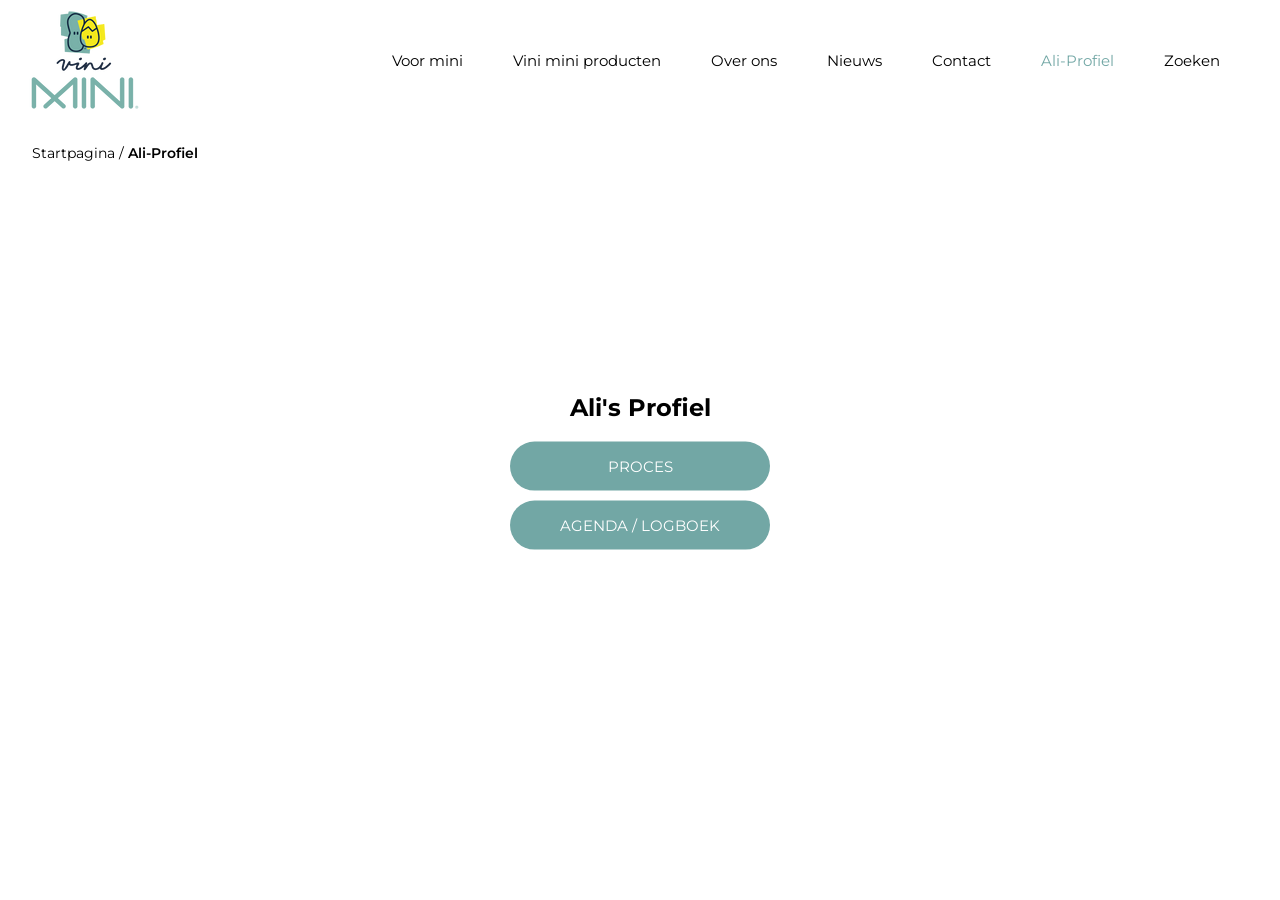
<file: index.html>
<!DOCTYPE html>
<html lang="en">
  <head>
    <meta charset="UTF-8" />
    <meta http-equiv="X-UA-Compatible" content="IE=edge" />
    <meta name="viewport" content="width=device-width, initial-scale=1.0" />
    <link rel="stylesheet" href="styles/styles.css" />
    <title>Dagboek</title>
  </head>
  <header>
    <img src="assets/LOGO-ORGINEEL-VINI-MINI-OKT-2021_142x100.png" alt="logo" />
    <nav>
      <ul style="list-style: none">
        <li>Voor mini</li>
        <li>Vini mini producten</li>
        <li>Over ons</li>
        <li>Nieuws</li>
        <li>Contact</li>
        <li class="Mini">Ali-Profiel</li>
        <li>Zoeken</li>
      </ul>
    </nav>
  </header>
  <body>
   
   <style>
      .image {
        z-index: -1;
        height: 300px;
      }
    </style>

    <div class="homepage">
      Startpagina / <a href="index.html" class="homepagina"> Ali-Profiel</a>
    </div>
    <section class="main-background">
      <div class="middle">
        <h1>Ali's Profiel</h1>
        <a href="process.html" class="btn btn1"> Proces </a>
        <a href="agenda.html" class="btn btn2"> Agenda / Logboek </a>
      </div>
    </section>
  </body>
</html>
</file>
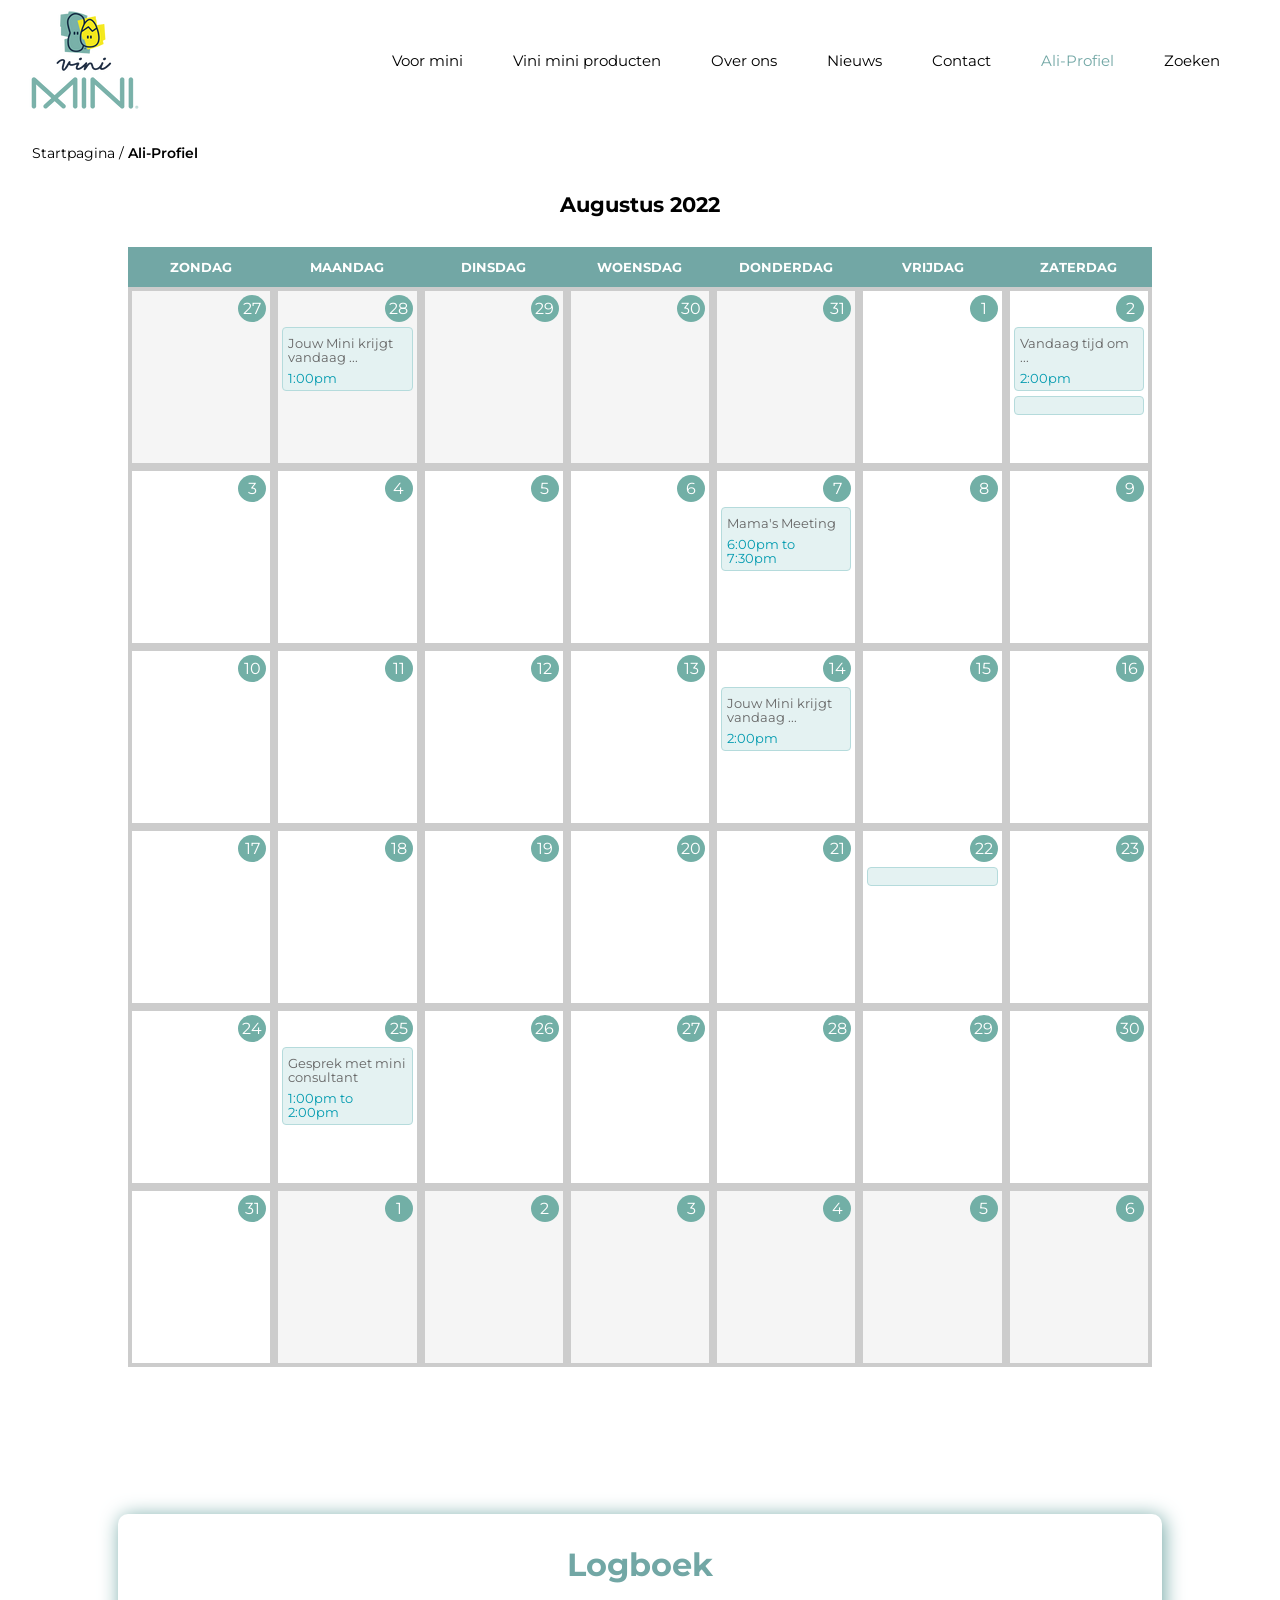
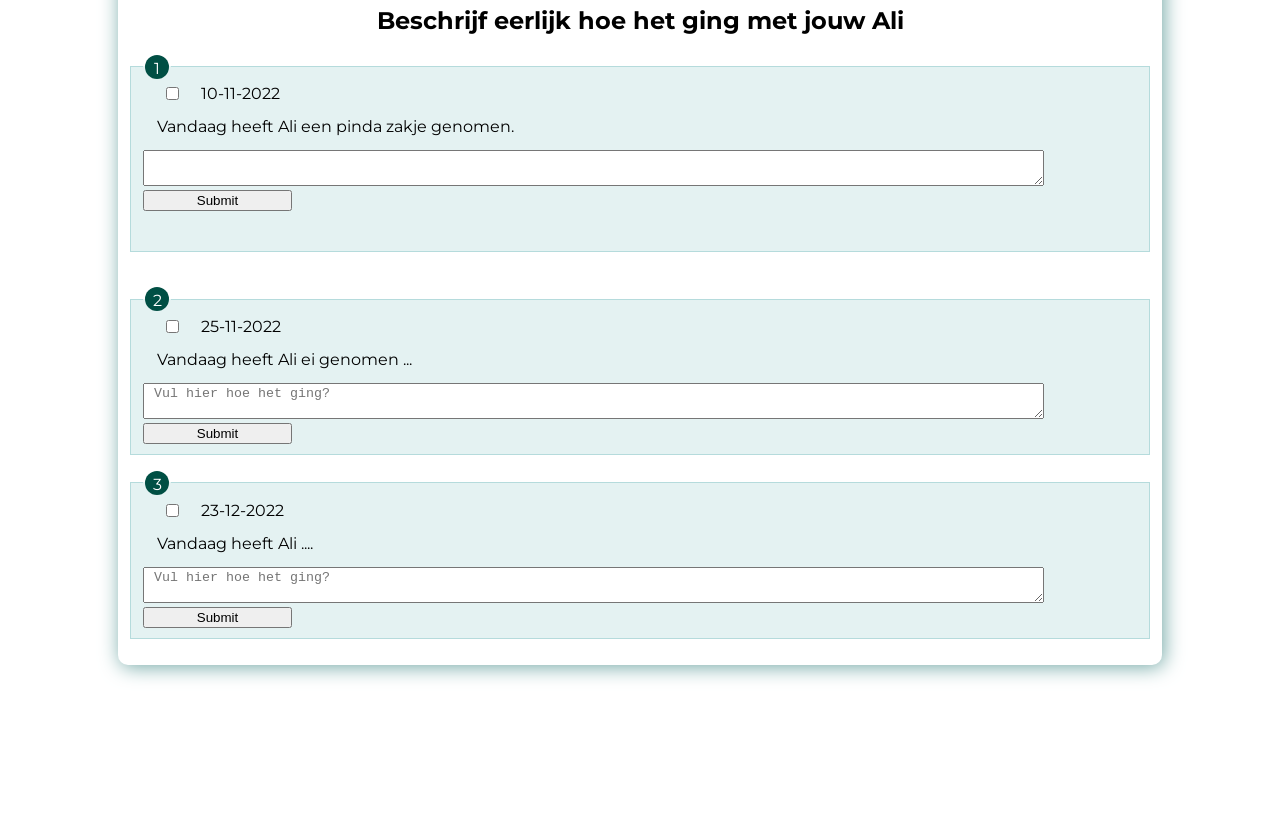
<file: agenda.html>
<!DOCTYPE html>
<html lang="en">
  <head>
    <meta charset="UTF-8" />
    <meta http-equiv="X-UA-Compatible" content="IE=edge" />
    <meta name="viewport" content="width=device-width, initial-scale=1.0" />
    <link rel="stylesheet" href="./styles/styles.css" />
    <title>Agenda&Logboek</title>

  </head>

  <header>
    <nav>
      <img
        src="./assets/LOGO-ORGINEEL-VINI-MINI-OKT-2021_142x100.png"
        alt="logo"
      />
      <ul>
        <li>Voor mini</li>
        <li>Vini mini producten</li>
        <li>Over ons</li>
        <li>Nieuws</li>
        <li>Contact</li>
        <li class="Mini">Ali-Profiel</li>
        <li>Zoeken</li>
      </ul>
    </nav>
  </header>

  <body>
    <div class="homepage2">
      Startpagina / <a href="index.html" class="homepagina2"> Ali-Profiel</a>
    </div>
    <table id="calendar">
      <caption>
        Augustus 2022
      </caption>
      <tr class="weekdays">
        <th scope="col">Zondag</th>
        <th scope="col">Maandag</th>
        <th scope="col">Dinsdag</th>
        <th scope="col">Woensdag</th>
        <th scope="col">Donderdag</th>
        <th scope="col">Vrijdag</th>
        <th scope="col">Zaterdag</th>
      </tr>

      <tr class="days">
        <td class="day other-month">
          <div class="date">27</div>
        </td>
        <td class="day other-month">
          <div class="date">28</div>
          <div class="event">
            <div class="event-desc">Jouw Mini krijgt vandaag ...</div>
            <div class="event-time">1:00pm</div>
          </div>
        </td>
        <td class="day other-month">
          <div class="date">29</div>
        </td>
        <td class="day other-month">
          <div class="date">30</div>
        </td>
        <td class="day other-month">
          <div class="date">31</div>
        </td>

        <td class="day">
          <div class="date">1</div>
        </td>
        <td class="day">
          <div class="date">2</div>
          <div class="event">
            <div class="event-desc">Vandaag tijd om ...</div>

            <div class="event-time">2:00pm</div>
          </div>
          <div class="event">
            <div class="event-desc"></div>

            <div class="event-time"></div>
          </div>
        </td>
      </tr>
      <tr>
        <td class="day">
          <div class="date">3</div>
        </td>
        <td class="day">
          <div class="date">4</div>
        </td>
        <td class="day">
          <div class="date">5</div>
        </td>
        <td class="day">
          <div class="date">6</div>
        </td>
        <td class="day">
          <div class="date">7</div>
          <div class="event">
            <div class="event-desc">Mama's Meeting</div>
            <div class="event-time">6:00pm to 7:30pm</div>
          </div>
        </td>
        <td class="day">
          <div class="date">8</div>
        </td>
        <td class="day">
          <div class="date">9</div>
        </td>
      </tr>
      <tr>
        <td class="day">
          <div class="date">10</div>
        </td>
        <td class="day">
          <div class="date">11</div>
        </td>
        <td class="day">
          <div class="date">12</div>
        </td>
        <td class="day">
          <div class="date">13</div>
        </td>
        <td class="day">
          <div class="date">14</div>
          <div class="event">
            <div class="event-desc">Jouw Mini krijgt vandaag ...</div>
            <div class="event-time">2:00pm</div>
          </div>
        </td>
        <td class="day">
          <div class="date">15</div>
        </td>
        <td class="day">
          <div class="date">16</div>
        </td>
      </tr>
      <tr>
        <td class="day">
          <div class="date">17</div>
        </td>
        <td class="day">
          <div class="date">18</div>
        </td>
        <td class="day">
          <div class="date">19</div>
        </td>
        <td class="day">
          <div class="date">20</div>
        </td>
        <td class="day">
          <div class="date">21</div>
        </td>
        <td class="day">
          <div class="date">22</div>
          <div class="event">
            <div class="event-desc"></div>
            <div class="event-time"></div>
          </div>
        </td>
        <td class="day">
          <div class="date">23</div>
        </td>
      </tr>
      <tr>
        <td class="day">
          <div class="date">24</div>
        </td>
        <td class="day">
          <div class="date">25</div>
          <div class="event">
            <div class="event-desc">Gesprek met mini consultant</div>
            <div class="event-time">1:00pm to 2:00pm</div>
          </div>
        </td>
        <td class="day">
          <div class="date">26</div>
        </td>
        <td class="day">
          <div class="date">27</div>
        </td>
        <td class="day">
          <div class="date">28</div>
        </td>
        <td class="day">
          <div class="date">29</div>
        </td>
        <td class="day">
          <div class="date">30</div>
        </td>
      </tr>
      <tr>
        <td class="day">
          <div class="date">31</div>
        </td>
        <td class="day other-month">
          <div class="date">1</div>
          <!-- Next Month -->
        </td>
        <td class="day other-month">
          <div class="date">2</div>
        </td>
        <td class="day other-month">
          <div class="date">3</div>
        </td>
        <td class="day other-month">
          <div class="date">4</div>
        </td>
        <td class="day other-month">
          <div class="date">5</div>
        </td>
        <td class="day other-month">
          <div class="date">6</div>
        </td>
      </tr>
    </table>
    <br />
    <div class="logboek">
      <h1>Logboek</h1>
      <h2>Beschrijf eerlijk hoe het ging met jouw Ali</h2>

      <style>
        fieldset {
          background-color: rgba(0, 0, 0, 0.1);
          border: none;
          margin-bottom: 1em;
          background: #e4f2f2;
         border: 1px solid #b5dbdc;
        }
        legend,
        legend span {
          color: #000;
        }

        legend span {
          background-color: #004f44;
          border-radius: 50%;
          display: inline-block;
          padding: 0.25rem;
          font-size: 1em;
          width: 1em;
          height: 1em;
          text-align: center;
          color: white;
        }
          input{
            width: 15%;
            
          }
          textarea {
            width: 90%;
          }
        
      </style>

      <fieldset class="input1">
        <div class="inputForm">
          <input class="input" type="checkbox" />
          <label class="container">10-11-2022</label>
          <span class="checkmark"></span>
        </div>
        <p> Vandaag heeft Ali een pinda zakje genomen.</p>
        <legend><span>1</span></legend>
        <label for="question"></label>
        <textarea id="question" placeholder="Vul hier hoe het ging?">
        </textarea> 
        <input type="submit" value="Submit">
        <p class="test">Dit zie je nu!</p>
      </fieldset>
      <br/>
      
      <fieldset>
        <div class="inputForm">
          <input class="input" type="checkbox" />
          <label class="container">25-11-2022</label>
          <span class="checkmark"></span>
        </div>
        <p> Vandaag heeft Ali ei genomen ... </p>
        <legend><span>2</span></legend>
        <label for="question"></label>
       <textarea id="question" placeholder=" Vul hier hoe het ging?"></textarea>
       <input type="submit" value="Submit">
      </fieldset>

      <fieldset>
        <div class="inputForm">
          <input class="input" type="checkbox" />
          <label class="container">23-12-2022</label>
          <span class="checkmark"></span>
        </div>
        <p> Vandaag heeft Ali .... </p>
        <legend><span>3</span></legend>
        <label for="question"></label>
        <textarea id="question" placeholder=" Vul hier hoe het ging?"></textarea>
        <input type="submit" value="Submit">
      </fieldset>


  </body>
  <script src="./scripts/script.js"></script>
</html>
</file>
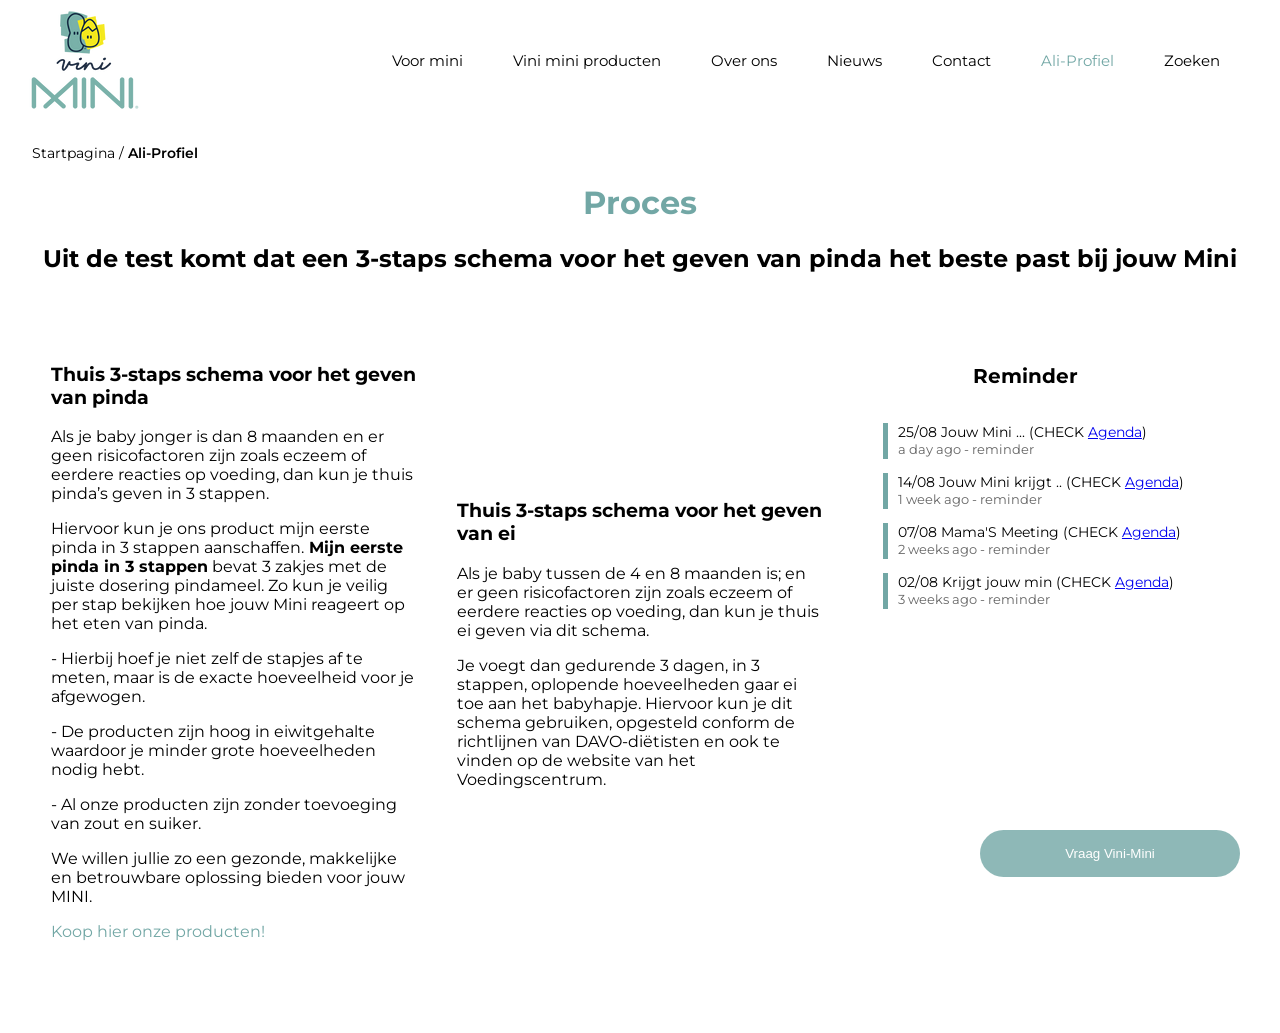
<file: process.html>
<!DOCTYPE html>
<html lang="en">
  <head>
    <meta charset="UTF-8" />
    <meta http-equiv="X-UA-Compatible" content="IE=edge" />
    <meta name="viewport" content="width=device-width, initial-scale=1.0" />
    <link rel="stylesheet" href="styles/styles.css" />
    <title>Process</title>
  </head>
  <header>
    <img src="assets/LOGO-ORGINEEL-VINI-MINI-OKT-2021_142x100.png" alt="logo" />
    <nav>
      <ul>
        <li>Voor mini</li>
        <li>Vini mini producten</li>
        <li>Over ons</li>
        <li>Nieuws</li>
        <li>Contact</li>
        <li class="Mini">Ali-Profiel</li>
        <li>Zoeken</li>
      </ul>
    </nav>
  </header>
  <body>
    <div class="homepage2">
      Startpagina / <a href="index.html" class="homepagina2"> Ali-Profiel</a>
    </div>
    <div class="h1h2">
      <h1>Proces</h1>
      <h2>
        Uit de test komt dat een 3-staps schema voor het geven van pinda het
        beste past bij jouw Mini
      </h2>
    </div>
    <div class="flex">
      <div class="box1">
        <h3>Thuis 3-staps schema voor het geven van pinda</h3>
        <p>
          Als je baby jonger is dan 8 maanden en er geen risicofactoren zijn
          zoals eczeem of eerdere reacties op voeding, dan kun je thuis pinda’s
          geven in 3 stappen.
        </p>
        <p>
          Hiervoor kun je ons product mijn eerste pinda in 3 stappen
          aanschaffen.<strong> Mijn eerste pinda in 3 stappen</strong> bevat 3
          zakjes met de juiste dosering pindameel. Zo kun je veilig per stap
          bekijken hoe jouw Mini reageert op het eten van pinda.
        </p>
        <p>
          - Hierbij hoef je niet zelf de stapjes af te meten, maar is de exacte
          hoeveelheid voor je afgewogen.
        </p>
        <p>
          - De producten zijn hoog in eiwitgehalte waardoor je minder grote
          hoeveelheden nodig hebt.
        </p>
        <p>- Al onze producten zijn zonder toevoeging van zout en suiker.</p>
        <p>
          We willen jullie zo een gezonde, makkelijke en betrouwbare oplossing
          bieden voor jouw MINI.
        </p>
        <div class="color">Koop hier onze producten!</div>
      </div>

      <div class="box2">
        <h3>Thuis 3-staps schema voor het geven van ei</h3>
        <p>
          Als je baby tussen de 4 en 8 maanden is; en er geen risicofactoren
          zijn zoals eczeem of eerdere reacties op voeding, dan kun je thuis ei
          geven via dit schema.
        </p>
        <p>
          Je voegt dan gedurende 3 dagen, in 3 stappen, oplopende hoeveelheden
          gaar ei toe aan het babyhapje. Hiervoor kun je dit schema gebruiken,
          opgesteld conform de richtlijnen van DAVO-diëtisten en ook te vinden
          op de website van het Voedingscentrum.
        </p>
      </div>
      <div class="box3">
        <div class="reminder">
          <h3>Reminder</h3>
          <ul class="ul">
            <li>
              25/08 Jouw Mini ... (CHECK <a href="agenda.html">Agenda</a>)
              <p>a day ago - reminder</p>
            </li>
            <li>
              14/08 Jouw Mini krijgt .. (CHECK <a href="agenda.html">Agenda</a>)
              <p>1 week ago - reminder</p>
            </li>
            <li>
              07/08 Mama'S Meeting (CHECK <a href="agenda.html">Agenda</a>)
              <p>2 weeks ago - reminder</p>
            </li>
            <li>
              02/08 Krijgt jouw min (CHECK <a href="agenda.html">Agenda</a>)
              <p>3 weeks ago - reminder</p>
            </li>
          </ul>
        </div>
      </div>
      <!---
        <div class="box4"> 
        <h3>Chat</h3>
        <div class="body">
          <p class="message">Hoi, ik wil jullie wat vragen!</p>
          <p class="message user_message">All day every day!</p>
        </div>
        <div class="footer">
          <form>
            <input type="text" name="text" />
            <button>Send</button>
          </form>
        </div>
      </div>
    -->

      <div class="box5"></div>
    </div>
    <button class="open-button" onclick="openForm()">Vraag Vini-Mini</button>
    <div class="chat-popup" id="myForm">
      <form action="/action_page.php" class="form-container">
        <h3>Chat</h3>
        <label for="msg"><b></b></label>
        <textarea placeholder="Type message.." name="msg" required></textarea>
        <button type="submit" class="btn">Send</button>
        <button type="button" class="btn cancel" onclick="closeForm()">
          Close
        </button>
      </form>
    </div>

    <script>
      function openForm() {
        document.getElementById("myForm").style.display = "block";
      }
      function closeForm() {
        document.getElementById("myForm").style.display = "none";
      }
    </script>
  </body>
</html>

<!---
      <footer class="social">
        <div class="column">
          <ul>
            <h4 class="social">SOCIAL</h4>
            <li>Facebook</li>
            <li>Instagram</li>
            <li>Youtube</li>
          </ul>
        </div>
        <div class="menu-footer">
          <ul>
            <h4 class="menu">MENU</h4>
            <li>Voor Mini</li>
            <li>Vini Mini producten</li>
            <li>Over Ons</li>
            <li>Nieuws</li>
            <li>Contact</li>
          </ul>
        </div>
        <div class="info-footer">
          <h4 class="info">INFO & HELP</h4>
          <p>Algemeen voorwaarden</p>
          <p>Privay voorwaarden</p>
          <p>Veelgestelde vragen</p>
        </div>
      </footer>
  
     -->
</file>
<file: styles/styles.css>
@import url('https://fonts.googleapis.com/css2?family=Montserrat:wght@200;300;400;600;700&display=swap');

:root {
--font: 'Montserrat';
--geel: #f4eb34;
--lightGroen: #72A7A5;
--white: white;
--black: black;
}

body{
    margin: 0;
    padding: 0;
    font-family: var(--font)
  }
  
   /*--------------------INDEX-PAGINA----------------------- */

   /*---- Die terug BUTTON ----*/
.homepage{
  margin-left: 2rem;
  margin-top: 1.5rem;
  color: var(--black);
  font-size: 14px;
}

.homepagina{
  text-decoration: none;
  font-weight: 600;
}

a.homepagina{
  color: var(--black);
}

a:hover{
  color: var(--lightGroen);
}

/*---- Deze is voor Proces en Agenda pages ----*/

.homepage2{
  margin-left: 2rem;
  margin-top: 1.5rem;
  color: black;
  font-size: 14px;
}

.homepagina2{
  text-decoration: none;
  font-weight: 600;
}

a.homepagina2{
  color: var(--black);
}

a:hover{
  color: var(--lightGroen);
}

/* Navbar */

header {
  background-color: var(--white);
  padding: 10px;
  font-family: var(--font);
  /* opacity: 0.5; */
  /* position: sticky;
  top: 0; */
  display: flex;
  flex-direction: row;
  }
  
  header ul {
  display: flex;
  margin-left: 150px;
  list-style: none;
  }

  header ul li {
  margin-left: 50px;
  font-size: 15px;
  }

  nav{
    display: flex;
    flex-direction: row;
    align-items: center;
  }

  /*------------ homepage-background ---------------*/

/*
 .main-background {
  background-image: url("/assets/hero-image.jpg.webp");
  height: 100vh;
  /*margin-top: -161px;*/
  

/*body > .main-background {
  filter: brightness(70%);
}*/

.Mini{
  color: var(--lightGroen);
}

/*----------------- BUTTONS Style -----------------*/

.middle{
    position: absolute;
    margin-top: 1rem;
    top: 50%;
    left:50%;
    transform: translate(-50%,-50%);
    text-align: center;
}
.btn::before{
    content: "";
    position: absolute;
    background-color: var(--lightGroen);
    left: 0;
    top: 0;
    width: 100%;
    height: 100%; 
    border-radius: 27.5px;   
    z-index: -1;
}

.btn{
    font-family: var(--font);
    background: var(--lightGroen);
    border-radius: 27.5px;
    text-transform: uppercase;
    padding: 15px 30px;
    min-width: 200px;
    margin: 10px;
    cursor: pointer;
    transition: color 0.4s linear; 
    position: relative; 
    display: block;
    text-decoration: none;
    font-size: 15px;
    color: var(--white);
  }

  .btn:hover{
      color: var(--black);
  
  }
  
  .main-background, .middle > .btn:hover{
    background-color: var(--lightGroen);
}

.main-background, .middle > .btn::before{
  content: "";
  position: absolute;
  background-color: var(--white);
  left: 0;
  top: 0;
  width: 100%;
  height: 100%;    
  z-index: -1;
}

.main-background, .middle > h1{
  color: var(--black);
}


/*-------------- ProcesPage ------------------*/
/* grid van proces pagina (denk werkt nie meer is gwn EXTRA) */

.grid {
  display: grid;
  gap: 15px;
  grid-template-columns:1fr 1fr 1fr;
  grid-template-rows: 1fr 1fr 1fr;
  grid-template-areas: 
  "box1 box2 box3"
  "box1 box2 box4"
  ". . .";
}

/*---- grid van logboek/advies pagina ----*/

.grid2 {
  display: grid;
  gap: 10px;
  grid-template-columns: 1fr 1fr;
  grid-template-rows: 1fr 1fr 1fr;
  grid-template-areas: 
  "logboek advies"
  " logboek advies"
  ". .";
}
  
/*---- LOGBOEK PAGINA ----*/

.h1h2{
  margin: 1rem;
}

.flex {
  display: flex;
  flex-wrap: wrap;
  gap: 40px;
  padding: clamp(2rem, 4vw, 10rem);
}

.box1, .box2{
  border-radius: 7px;
  align-items: center;
  align-content: center;
  width: 30%;
  min-width: 280px;
  flex-grow: 1;
}

/*
.box2{ 
  border-radius: 7px;
  align-items: center;
  align-content: center;
  width: 30%;
  min-width: 280px;
  flex-grow: 1;
}
*/

.box3{
 width: 30%;
 min-width: 280px;
 flex-grow: 1;
 overflow-y: auto;
}

.checkmark {
  text-align: center;
}

.inputForm{
  display: flex;
  justify-content: center;
}

.input{
  width: 4vw;
}

.container{
  width: 23vw;
}

.logboek{
  margin:0 auto;
  width:80%;
  margin-bottom: 150px;
}

.logboek, .inputForm{
  justify-content: left;
}

.input1{
  height: 20vh;
  transition: ease 0.5s;
}

.logboek, .advies{
  border-radius: 10px;
  box-shadow: 2px 2px 20px var(--lightGroen);
  /*margin-bottom: 15px;
  margin: 20px;*/
  padding: 10px;
}

.logboek p {
  margin: 14px;
}

/* Dit is voor JS */
.inputOn{
  height: 50vh;
}

.test{
  display: none;
}
/* END JS classes */

/** 
.box5 h1{
  font-size: 20px;
}

.box5 p{
  margin-left: 10px;
} 
**/
 
.reminder h3 {
  margin-left: 30%;
  font-size: 20px;
  color: var(--black);
}

.reminder ul {
  list-style-type: none;
  font-size: 14px;
  background-color: var(--white);
  padding: 15px 20px 20px;
  margin-bottom: 15px;
  display: block;
  }

.reminder li{
  border-left: 5px solid var(--lightGroen);
  padding-left: 10px;
  padding-bottom: 2px;
  margin-bottom: 14px;
}

.reminder p {
  margin-top: 0;
  margin-bottom: 0;
  color: #666;
  font-size: 13px;
}

/*
.box4 h3{
  text-align: center;
  font-size: 20px;
  color: black;
  padding: 15px;
  background-color: white;
  margin: 0;
}

.box4 {
  display: flex;
  margin-bottom: 1rem;
  flex-direction: column;
  box-shadow: 2px 2px 20px #72afa6;
  background-color: white;
  position: fixed;
  bottom: 0;
  right: clamp(2rem, 8vw, 10rem);
}

.box4 .body{
  flex: 1;
  color: rgb(255, 255, 255);
  background-color: rgb(0,0,0,0,7);
  padding: 15px;
}

.box4 .message {
  background-color: beige;
  color: black;
  width: fit-content;
  margin-bottom: 15px;
}

.box4 .user_message {
  margin-left: auto;
  background-color: #72afa6;
}

.box4 .footer form{
  display: flex;
}

form input{
  flex: 1;
  height: 40px;
  border: none;
  outline: none;
  padding-left: 5px;
  font-size: 16px;
  background-color: beige;
}

form button{
  width: 20%;
  border: none;
  outline: none;
  background-color: #72afa6;
  color: black;
  cursor: pointer;
} 
form button:hover {
  color: white;
  transition: 0.2s ease;
}

*/

h1{
  text-align: center;
  color: var(--lightGroen);
}

h2{
  text-align: center;
}   


/*------------------------- AGENDA PAGINA ----------------------*/
/* declare a 7 column grid on the table */
#calendar {
  margin-left: 10%;  
  margin-bottom: 10%;
  width: 80%;
  /*margin:0 auto;*/
  display: grid;
  grid-template-columns: repeat(7, 1fr);
}

#calendar tr, #calendar tbody {
  grid-column: 1 / -1;
  display: grid;
  grid-template-columns: repeat(7, 1fr);
  width: 100%;
}

caption {
  text-align: center;
  grid-column: 1 / -1;
  font-size: 130%;
  font-weight: bold;
  padding: 30px;
}

#calendar a {
	text-decoration: none;
}

#calendar td, #calendar th {
	padding: 4px;
	box-sizing:border-box;
	border: 4px solid #ccc;
}

#calendar .weekdays {
	background: var(--lightGroen);  
}

#calendar .weekdays th {
	text-align: center;
	text-transform: uppercase;
	line-height: 20px;
	border: none;
	padding: 10px 6px;
	color: #fff;
	font-size: 13px;
}

#calendar td {
  min-height: 180px;
  display: flex;
  flex-direction: column;
}

#calendar .days li:hover {
	background: #d3d3d3;
}

#calendar .date {
	text-align: center;
	margin-bottom: 5px;
	padding: 4px;
	background: #72afa6;
	color: #fff;
	width: 20px;
	border-radius: 50%;
    flex: 0 0 auto;
    align-self: flex-end;
}

#calendar .event {
  flex: 0 0 auto;
	font-size: 13px;
	border-radius: 4px;
	padding: 5px;
	margin-bottom: 5px;
	line-height: 14px;
	background: #e4f2f2;
	border: 1px solid #b5dbdc;
	color: #009aaf;
	text-decoration: none;
}

#calendar .event-desc {
	color: #666;
	margin: 3px 0 7px 0;
	text-decoration: none;	
}

#calendar .other-month {
	background: #f5f5f5;
	color: #666;
}

/* ============================
				Mobile Responsiveness  Agenda
   ============================*/

@media(max-width: 768px) {

	#calendar .weekdays, #calendar .other-month {
		display: none;
	}

	#calendar li {
		height: auto;
		border: 1px solid #ededed;
		width: 100%;
		padding: 10px;
		margin-bottom: -1px;
	}
  
  #calendar, #calendar tr, #calendar tbody {
    grid-template-columns: 1fr;
  }
  
  #calendar  tr {
    grid-column: 1 / 2;
  }

	#calendar .date {
		align-self: flex-start;
	}
}

/* p Color */
.color {
  color: var(--lightGroen);
}

/*------------- PROCES-PAGINA -------------------*/
/* ------------------ CHATBOX ----------------- /
/* Button used to open the chat form - fixed at the bottom of the page */
.open-button {
  background-color: var(--lightGroen);
  color: var(--white);
  padding: 16px 20px;
  border: none;
  cursor: pointer;
  opacity: 0.8;
  position: fixed;
  bottom: 23px;
  right: 40px;
  width: 260px;
  border-radius: 45px;
}

/* The popup chat - hidden by default */
.chat-popup {
  display: none;
  position: fixed;
  bottom: 0;
  right: 40px;
  border: 3px solid #f1f1f1;
  z-index: 9;
}

.chat-popup h3{
  text-align: center;
  color: #72afa6;
}

/* Add styles to the form container */
.form-container {
  width: 246px;
  padding: 10px;
  background-color: white;
}

/* Full-width textarea */
.form-container textarea {
  width: 100%;
  margin: 5px 0 22px 0;
  border: none;
  background: rgb(231, 229, 229);
  resize: none;
  min-height: 200px;
}

/* When the textarea gets focus, do something */
.form-container textarea:focus {
  background-color: #ddd;
  outline: none;
}

/* Set a style for the submit/send button */
.form-container .btn {
  background-color: #04AA6D;
  color: white;
  padding: 16px 20px;
  border: none;
  cursor: pointer;
  width: 96%;
  margin-bottom:10px;
  opacity: 0.8;
}

/* Add a red background color to the cancel button */
.form-container .cancel {
  background-color: red;
}

/* Add some hover effects to buttons */
.form-container .btn:hover, .open-button:hover {
  opacity: 1;
}


/*---- RESPONSIVE!! ---- */

@media only screen and (max-width: 1024px) {
  header nav{
    display: none;
  }
  nav ul {
    display: flex;
    margin:  0;
    padding: 0;
    width: 30px;
  }

  header nav ul li{
    margin-left: 0;
  }

  footer.social{
    display: none;
    
  }
  div.box4{
    display: none;
  }
}

@media only screen and (max-width: 700px) {
  body{
    margin: 0;
    padding: 0;
  }
}

@media only screen and (max-width: 500px) {
   .advies{
     justify-items: center;
     justify-content: center;
    }
  }
</file>
